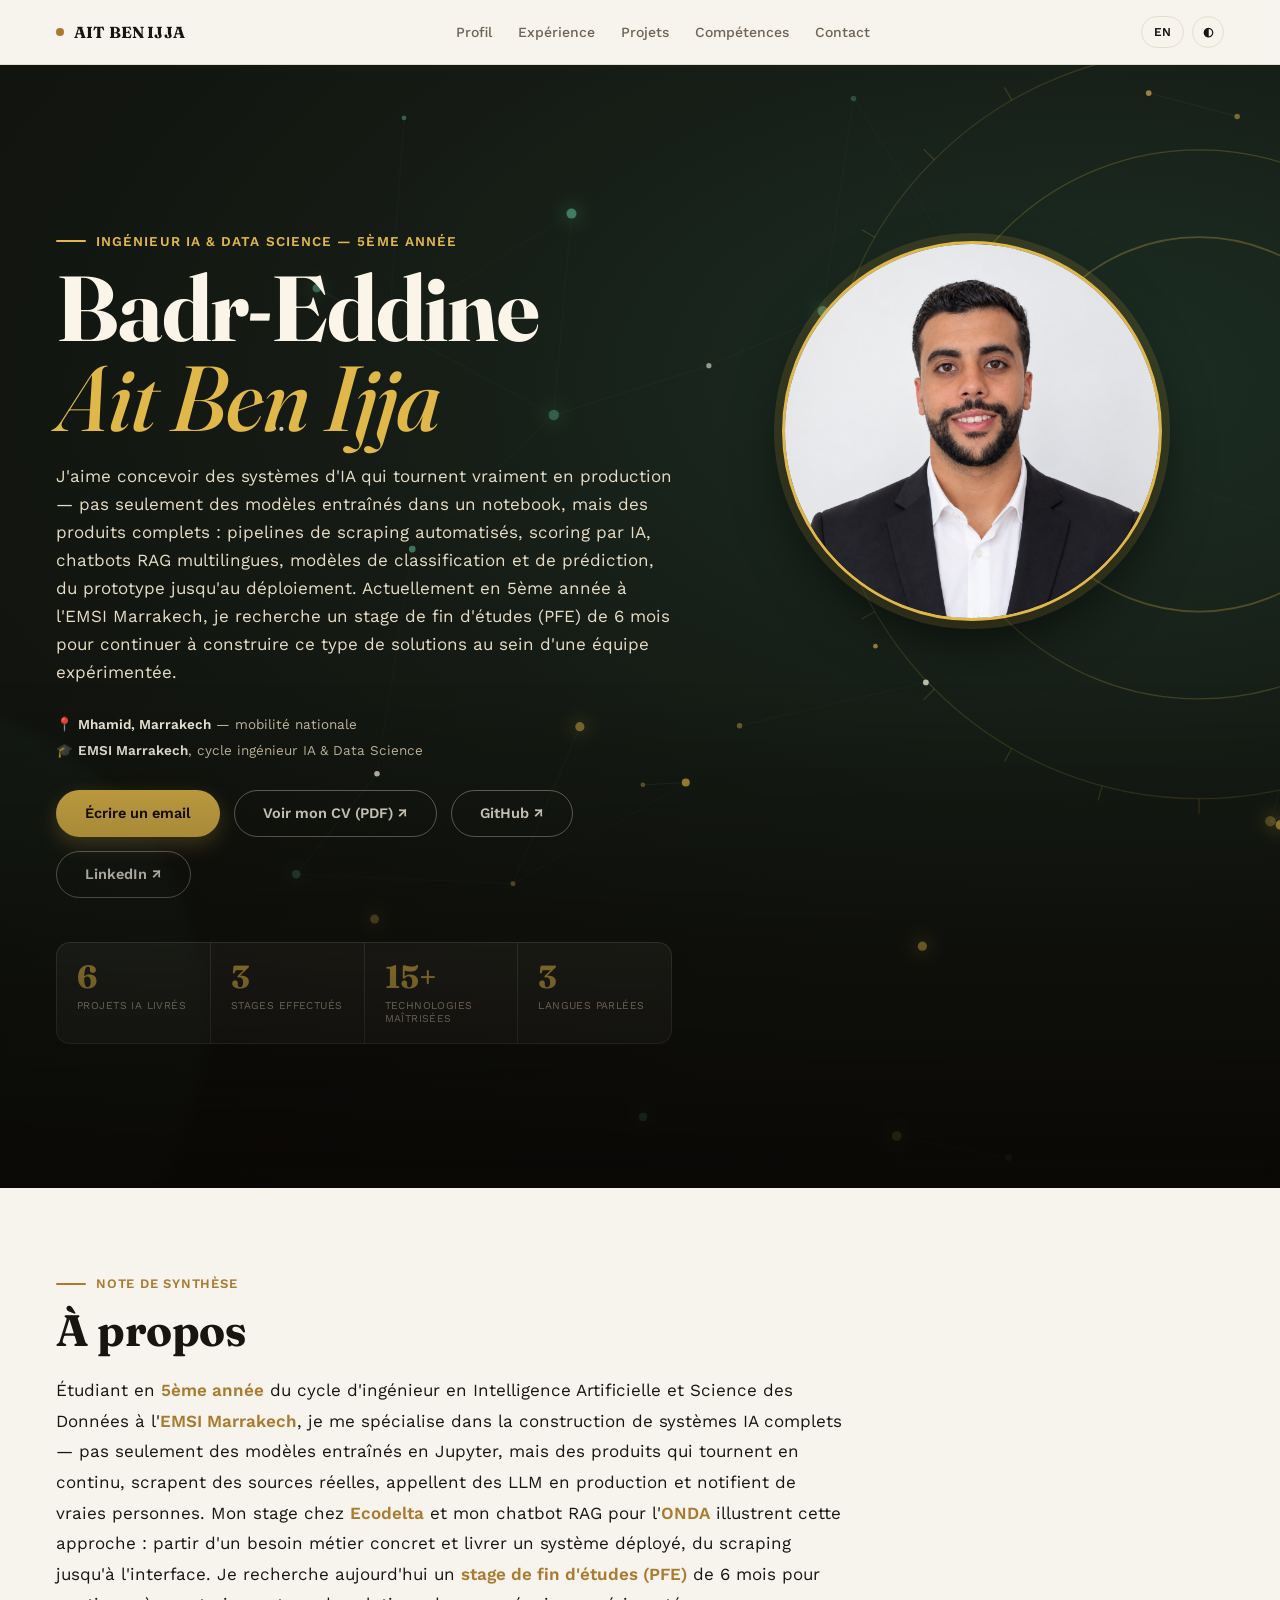
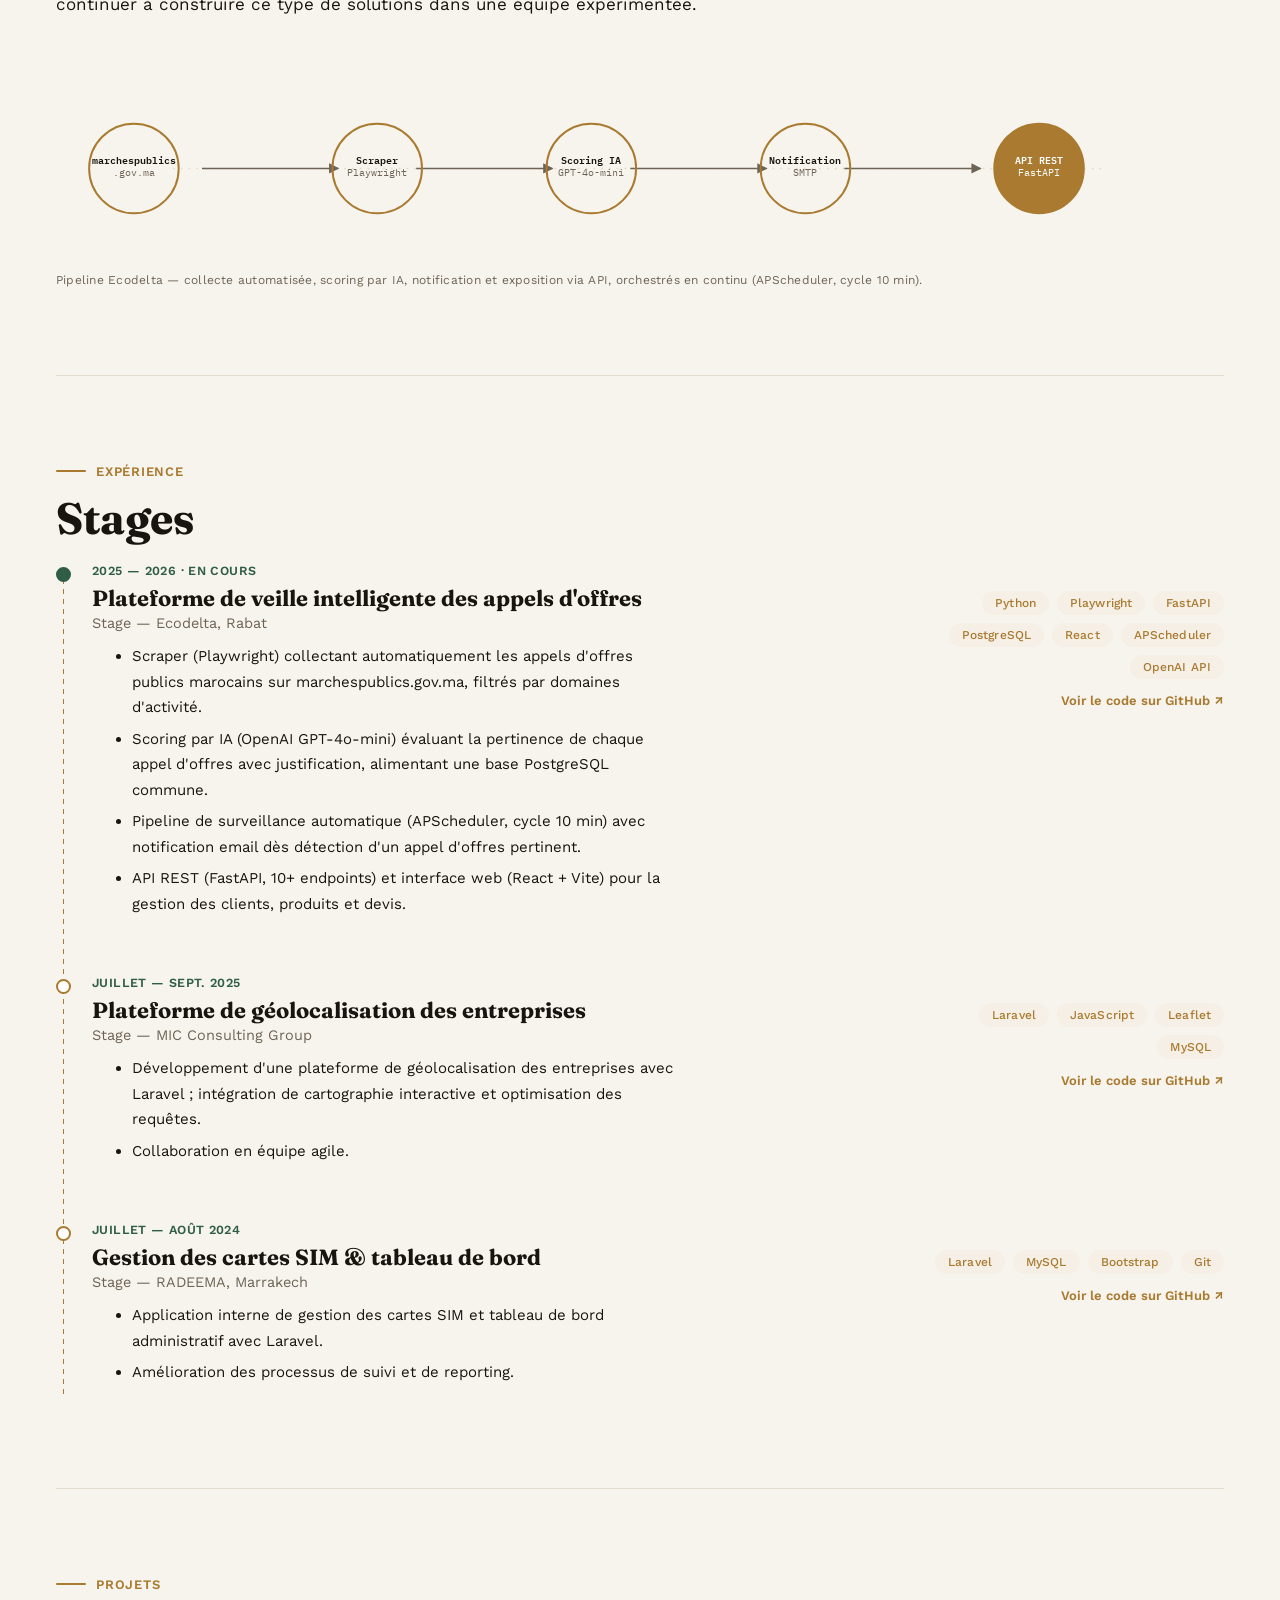
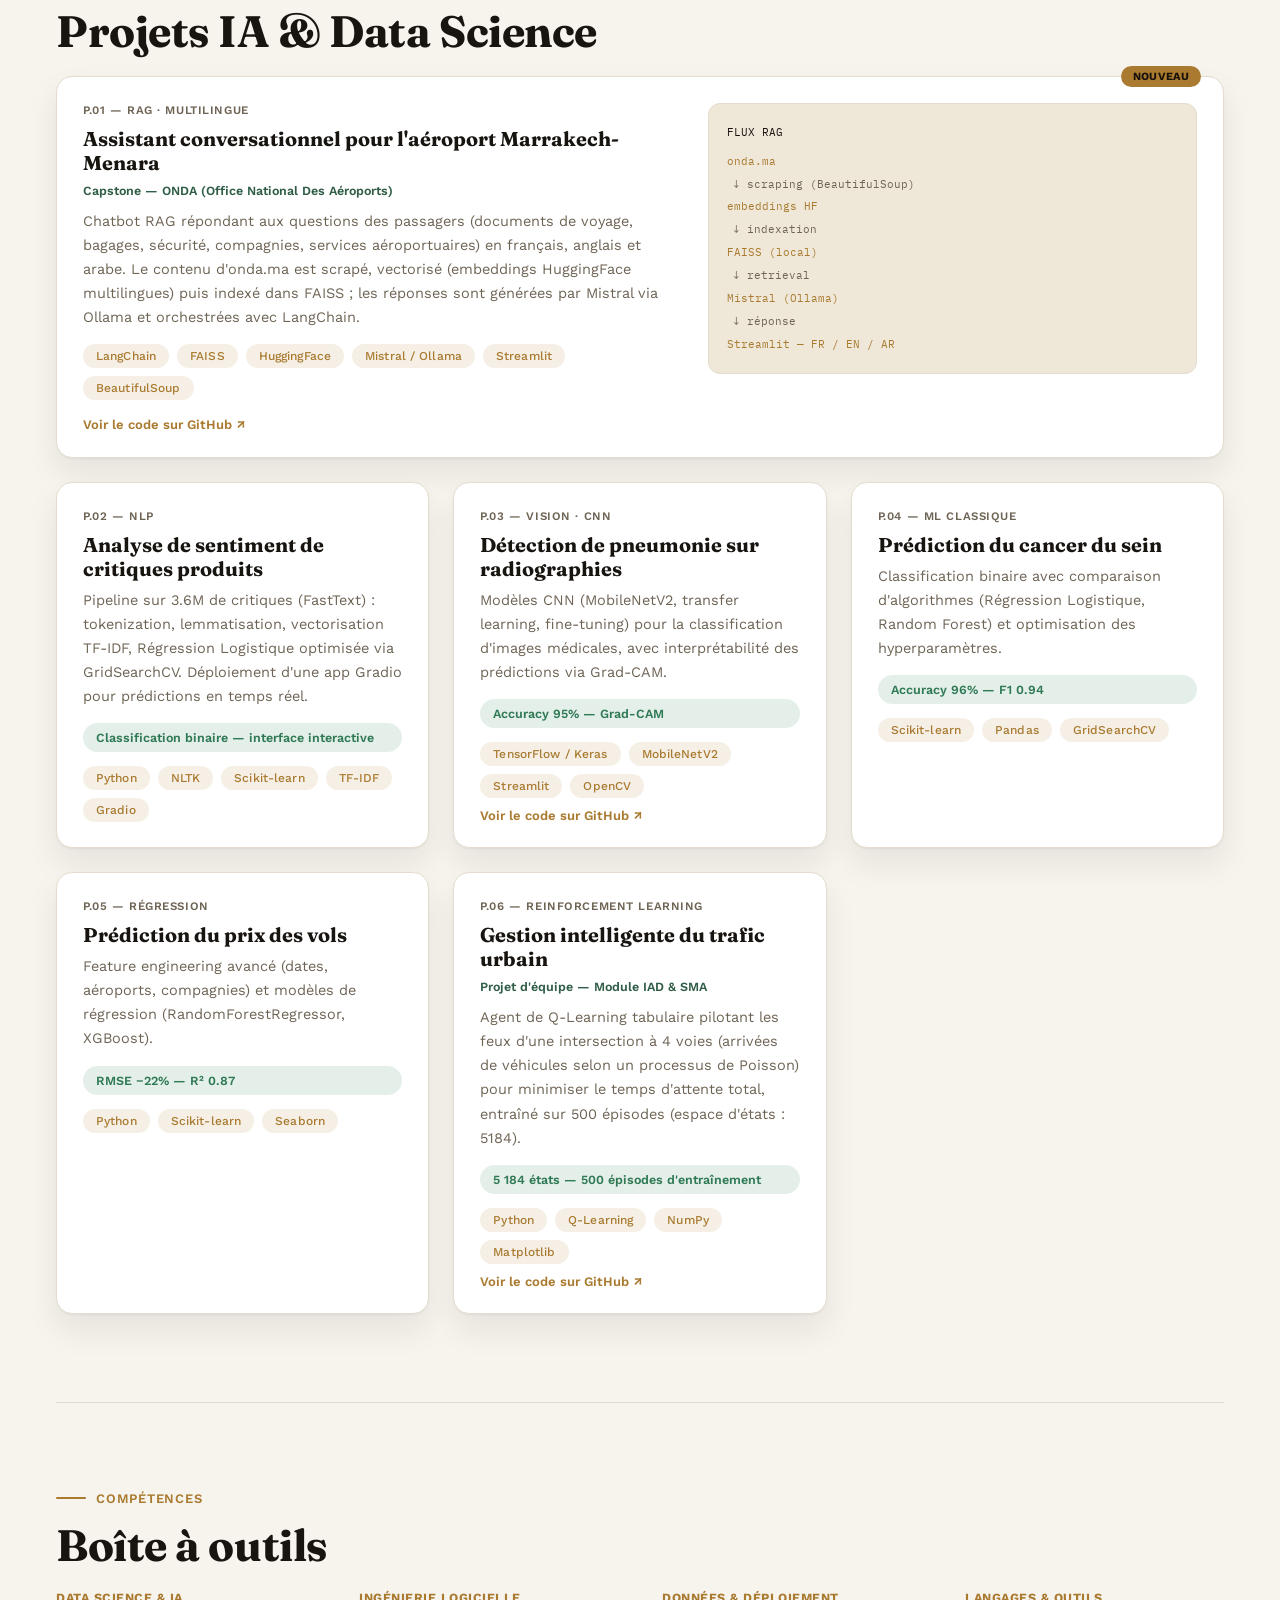
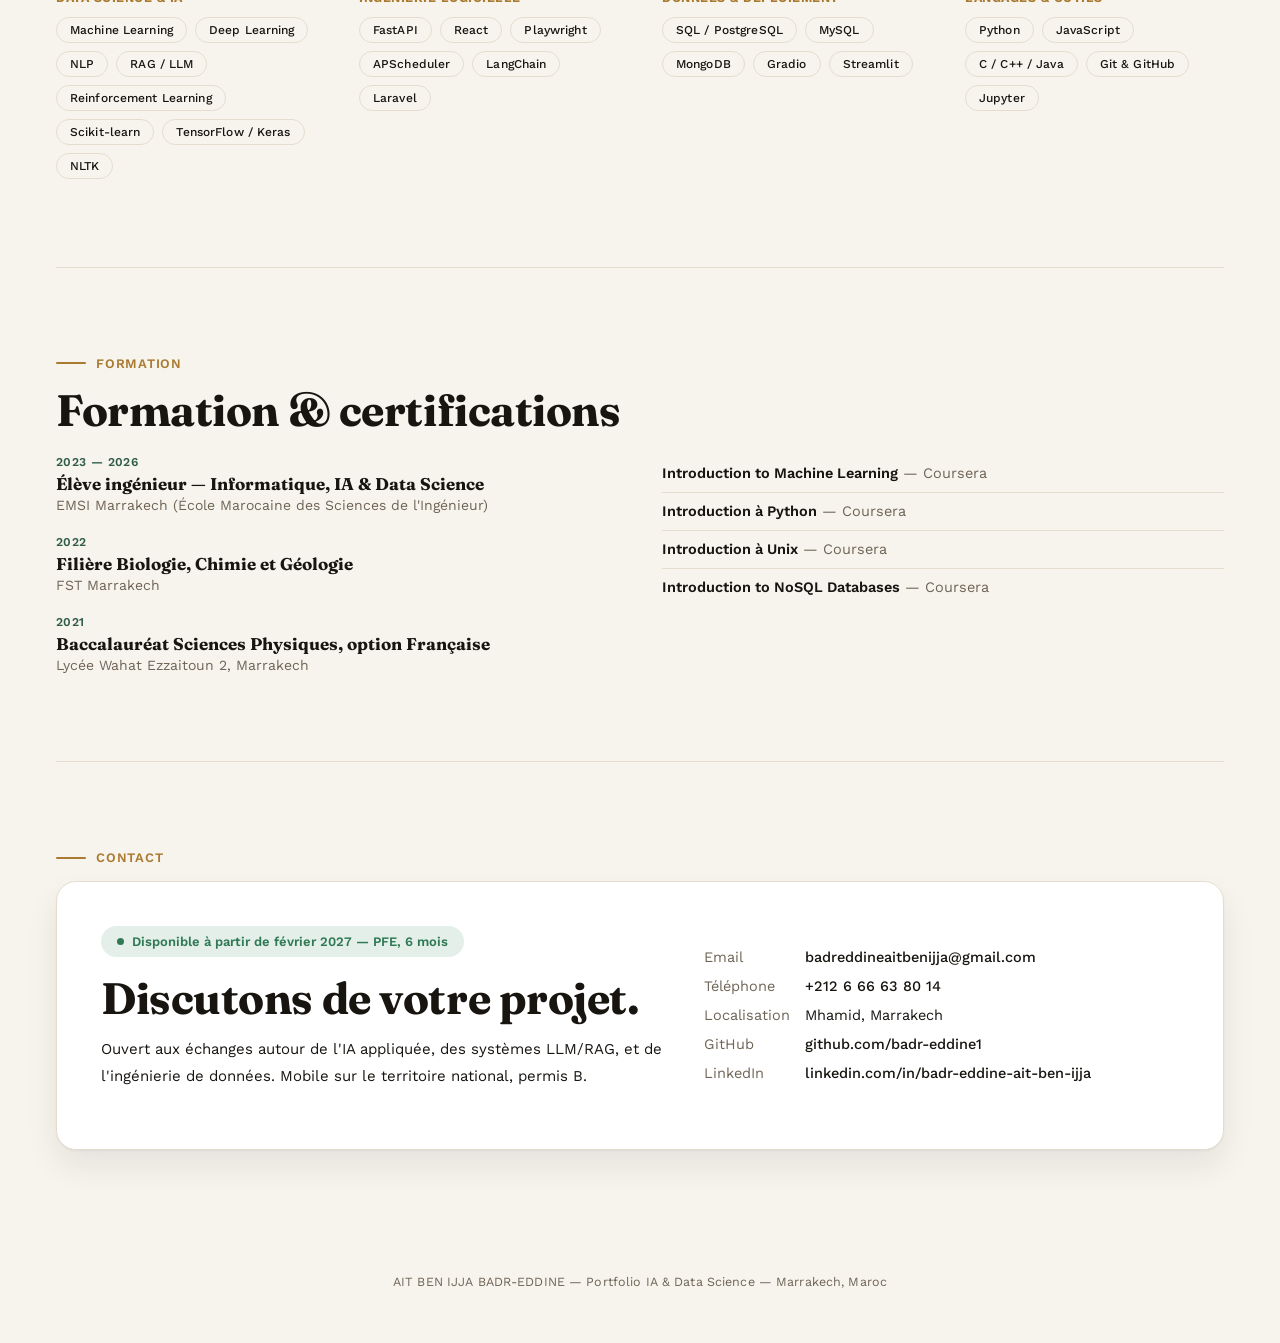
<file: index.html>
<!DOCTYPE html>
<html lang="fr">
<head>
<meta charset="UTF-8">
<meta name="viewport" content="width=device-width, initial-scale=1.0">
<title>Badr-Eddine Ait Ben Ijja — Ingénieur IA &amp; Data Science</title>
<meta name="description" content="Portfolio de Badr-Eddine Ait Ben Ijja, étudiant ingénieur en IA &amp; Data Science à l'EMSI Marrakech — projets de machine learning, deep learning, RAG et automatisation par IA.">

<meta property="og:type" content="website">
<meta property="og:url" content="https://badr-eddine1.github.io/">
<meta property="og:title" content="Badr-Eddine Ait Ben Ijja — Ingénieur IA &amp; Data Science">
<meta property="og:description" content="Portfolio de Badr-Eddine Ait Ben Ijja, étudiant ingénieur en IA &amp; Data Science à l'EMSI Marrakech — projets de machine learning, deep learning, RAG et automatisation par IA.">
<meta property="og:image" content="https://badr-eddine1.github.io/og-image.jpg">
<meta property="og:image:width" content="1200">
<meta property="og:image:height" content="630">
<meta property="og:locale" content="fr_FR">

<meta name="twitter:card" content="summary_large_image">
<meta name="twitter:title" content="Badr-Eddine Ait Ben Ijja — Ingénieur IA &amp; Data Science">
<meta name="twitter:description" content="Portfolio de Badr-Eddine Ait Ben Ijja, étudiant ingénieur en IA &amp; Data Science à l'EMSI Marrakech.">
<meta name="twitter:image" content="https://badr-eddine1.github.io/og-image.jpg">

<link rel="icon" type="image/svg+xml" href="favicon.svg">
<link rel="alternate icon" href="favicon.ico">
<link rel="apple-touch-icon" href="apple-touch-icon.png">

<link rel="preconnect" href="https://fonts.googleapis.com">
<link rel="preconnect" href="https://fonts.gstatic.com" crossorigin>
<link href="https://fonts.googleapis.com/css2?family=Fraunces:ital,wght@0,600;0,700;0,900;1,500&family=Work+Sans:wght@400;500;600;700&family=IBM+Plex+Mono:wght@400;500;600&display=swap" rel="stylesheet">
<link rel="stylesheet" href="style.css">

<script type="application/ld+json">
{
  "@context": "https://schema.org",
  "@type": "Person",
  "name": "Badr-Eddine Ait Ben Ijja",
  "url": "https://badr-eddine1.github.io/",
  "image": "https://badr-eddine1.github.io/photo.png",
  "jobTitle": "AI & Data Science Engineering Student",
  "description": "Étudiant ingénieur en Intelligence Artificielle et Data Science, spécialisé dans les pipelines de scraping, le scoring par IA, les chatbots RAG et les modèles de machine learning.",
  "alumniOf": {
    "@type": "CollegeOrUniversity",
    "name": "EMSI Marrakech"
  },
  "address": {
    "@type": "PostalAddress",
    "addressLocality": "Marrakech",
    "addressCountry": "MA"
  },
  "sameAs": [
    "https://www.linkedin.com/in/badr-eddine-ait-ben-ijja-6a321a283/",
    "https://github.com/badr-eddine1"
  ]
}
</script>
</head>
<body>

<header class="top">
  <div class="navrow">
    <div class="brand"><span class="dot"></span> AIT&nbsp;BEN&nbsp;IJJA</div>
    <nav class="links">
      <a href="#profil" class="lang-fr">Profil</a><a href="#profil" class="lang-en">Profile</a>
      <a href="#experience" class="lang-fr">Expérience</a><a href="#experience" class="lang-en">Experience</a>
      <a href="#projets" class="lang-fr">Projets</a><a href="#projets" class="lang-en">Projects</a>
      <a href="#competences" class="lang-fr">Compétences</a><a href="#competences" class="lang-en">Skills</a>
      <a href="#contact">Contact</a>
    </nav>
    <div class="nav-controls">
      <button id="lang-toggle" class="icon-btn mono" type="button" aria-label="Switch language" title="Français / English">EN</button>
      <button id="theme-toggle" class="icon-btn" type="button" aria-label="Basculer le thème clair/sombre" title="Thème clair / sombre">◐</button>
    </div>
  </div>
</header>

  <section class="hero-cover" id="profil">
    <div class="hero-bg" aria-hidden="true">
<svg class="hero-art" viewBox="0 0 1600 900" preserveAspectRatio="xMidYMid slice" xmlns="http://www.w3.org/2000/svg">
<defs>
<radialGradient id="bgGrad" cx="72%" cy="28%" r="85%">
  <stop offset="0%" stop-color="#1c2e24"/>
  <stop offset="45%" stop-color="#151b14"/>
  <stop offset="100%" stop-color="#0d0b08"/>
</radialGradient>
<filter id="softGlow" x="-60%" y="-60%" width="220%" height="220%"><feGaussianBlur stdDeviation="6" /></filter>
</defs>
<rect x="0" y="0" width="1600" height="900" fill="url(#bgGrad)"/>
<circle cx="1248" cy="288" r="300" fill="none" stroke="#e0b84a" stroke-width="1" opacity="0.16"/>
<circle cx="1248" cy="288" r="220" fill="none" stroke="#e0b84a" stroke-width="1" opacity="0.22"/>
<circle cx="1248" cy="288" r="150" fill="none" stroke="#e0b84a" stroke-width="1.4" opacity="0.28"/>
<line x1="1548.0" y1="288.0" x2="1560.0" y2="288.0" stroke="#e0b84a" stroke-width="1" opacity="0.18"/>
<line x1="1537.8" y1="365.6" x2="1549.4" y2="368.8" stroke="#e0b84a" stroke-width="1" opacity="0.18"/>
<line x1="1507.8" y1="438.0" x2="1518.2" y2="444.0" stroke="#e0b84a" stroke-width="1" opacity="0.18"/>
<line x1="1460.1" y1="500.1" x2="1468.6" y2="508.6" stroke="#e0b84a" stroke-width="1" opacity="0.18"/>
<line x1="1398.0" y1="547.8" x2="1404.0" y2="558.2" stroke="#e0b84a" stroke-width="1" opacity="0.18"/>
<line x1="1325.6" y1="577.8" x2="1328.8" y2="589.4" stroke="#e0b84a" stroke-width="1" opacity="0.18"/>
<line x1="1248.0" y1="588.0" x2="1248.0" y2="600.0" stroke="#e0b84a" stroke-width="1" opacity="0.18"/>
<line x1="1170.4" y1="577.8" x2="1167.2" y2="589.4" stroke="#e0b84a" stroke-width="1" opacity="0.18"/>
<line x1="1098.0" y1="547.8" x2="1092.0" y2="558.2" stroke="#e0b84a" stroke-width="1" opacity="0.18"/>
<line x1="1035.9" y1="500.1" x2="1027.4" y2="508.6" stroke="#e0b84a" stroke-width="1" opacity="0.18"/>
<line x1="988.2" y1="438.0" x2="977.8" y2="444.0" stroke="#e0b84a" stroke-width="1" opacity="0.18"/>
<line x1="958.2" y1="365.6" x2="946.6" y2="368.8" stroke="#e0b84a" stroke-width="1" opacity="0.18"/>
<line x1="948.0" y1="288.0" x2="936.0" y2="288.0" stroke="#e0b84a" stroke-width="1" opacity="0.18"/>
<line x1="958.2" y1="210.4" x2="946.6" y2="207.2" stroke="#e0b84a" stroke-width="1" opacity="0.18"/>
<line x1="988.2" y1="138.0" x2="977.8" y2="132.0" stroke="#e0b84a" stroke-width="1" opacity="0.18"/>
<line x1="1035.9" y1="75.9" x2="1027.4" y2="67.4" stroke="#e0b84a" stroke-width="1" opacity="0.18"/>
<line x1="1098.0" y1="28.2" x2="1092.0" y2="17.8" stroke="#e0b84a" stroke-width="1" opacity="0.18"/>
<line x1="1170.4" y1="-1.8" x2="1167.2" y2="-13.4" stroke="#e0b84a" stroke-width="1" opacity="0.18"/>
<line x1="1248.0" y1="-12.0" x2="1248.0" y2="-24.0" stroke="#e0b84a" stroke-width="1" opacity="0.18"/>
<line x1="1325.6" y1="-1.8" x2="1328.8" y2="-13.4" stroke="#e0b84a" stroke-width="1" opacity="0.18"/>
<line x1="1398.0" y1="28.2" x2="1404.0" y2="17.8" stroke="#e0b84a" stroke-width="1" opacity="0.18"/>
<line x1="1460.1" y1="75.9" x2="1468.6" y2="67.4" stroke="#e0b84a" stroke-width="1" opacity="0.18"/>
<line x1="1507.8" y1="138.0" x2="1518.2" y2="132.0" stroke="#e0b84a" stroke-width="1" opacity="0.18"/>
<line x1="1537.8" y1="210.4" x2="1549.4" y2="207.2" stroke="#e0b84a" stroke-width="1" opacity="0.18"/>
<line x1="1207.7" y1="22.5" x2="1278.6" y2="41.2" stroke="#4a8a6c" stroke-width="0.8" opacity="0.114"/>
<line x1="1313.3" y1="609.0" x2="1388.7" y2="628.3" stroke="#4a8a6c" stroke-width="0.8" opacity="0.111"/>
<line x1="1313.3" y1="609.0" x2="1414.4" y2="556.7" stroke="#4a8a6c" stroke-width="0.8" opacity="0.088"/>
<line x1="1313.3" y1="609.0" x2="1429.0" y2="698.4" stroke="#4a8a6c" stroke-width="0.8" opacity="0.068"/>
<line x1="1313.3" y1="609.0" x2="1341.6" y2="485.4" stroke="#4a8a6c" stroke-width="0.8" opacity="0.080"/>
<line x1="1313.3" y1="609.0" x2="1305.2" y2="606.0" stroke="#4a8a6c" stroke-width="0.8" opacity="0.155"/>
<line x1="971.1" y1="26.8" x2="946.5" y2="197.4" stroke="#4a8a6c" stroke-width="0.8" opacity="0.051"/>
<line x1="971.1" y1="26.8" x2="1056.6" y2="160.8" stroke="#4a8a6c" stroke-width="0.8" opacity="0.060"/>
<line x1="540.9" y1="179.0" x2="598.8" y2="209.5" stroke="#4a8a6c" stroke-width="0.8" opacity="0.119"/>
<line x1="751.8" y1="530.3" x2="698.2" y2="656.2" stroke="#4a8a6c" stroke-width="0.8" opacity="0.074"/>
<line x1="1388.7" y1="628.3" x2="1414.4" y2="556.7" stroke="#4a8a6c" stroke-width="0.8" opacity="0.112"/>
<line x1="1388.7" y1="628.3" x2="1429.0" y2="698.4" stroke="#4a8a6c" stroke-width="0.8" opacity="0.109"/>
<line x1="1388.7" y1="628.3" x2="1341.6" y2="485.4" stroke="#4a8a6c" stroke-width="0.8" opacity="0.065"/>
<line x1="1388.7" y1="628.3" x2="1468.0" y2="748.5" stroke="#4a8a6c" stroke-width="0.8" opacity="0.069"/>
<line x1="1388.7" y1="628.3" x2="1305.2" y2="606.0" stroke="#4a8a6c" stroke-width="0.8" opacity="0.105"/>
<line x1="1553.4" y1="302.9" x2="1465.5" y2="283.2" stroke="#4a8a6c" stroke-width="0.8" opacity="0.103"/>
<line x1="1553.4" y1="302.9" x2="1595.8" y2="476.2" stroke="#4a8a6c" stroke-width="0.8" opacity="0.047"/>
<line x1="1434.1" y1="543.4" x2="1588.6" y2="576.0" stroke="#4a8a6c" stroke-width="0.8" opacity="0.060"/>
<line x1="1434.1" y1="543.4" x2="1429.0" y2="698.4" stroke="#4a8a6c" stroke-width="0.8" opacity="0.062"/>
<line x1="1434.1" y1="543.4" x2="1305.2" y2="606.0" stroke="#4a8a6c" stroke-width="0.8" opacity="0.070"/>
<line x1="1095.4" y1="875.8" x2="1005.7" y2="858.4" stroke="#4a8a6c" stroke-width="0.8" opacity="0.102"/>
<line x1="1414.4" y1="556.7" x2="1429.0" y2="698.4" stroke="#4a8a6c" stroke-width="0.8" opacity="0.070"/>
<line x1="1414.4" y1="556.7" x2="1373.8" y2="379.9" stroke="#4a8a6c" stroke-width="0.8" opacity="0.045"/>
<line x1="1414.4" y1="556.7" x2="1305.2" y2="606.0" stroke="#4a8a6c" stroke-width="0.8" opacity="0.084"/>
<line x1="598.8" y1="209.5" x2="610.9" y2="42.4" stroke="#4a8a6c" stroke-width="0.8" opacity="0.054"/>
<line x1="598.8" y1="209.5" x2="730.9" y2="280.5" stroke="#4a8a6c" stroke-width="0.8" opacity="0.065"/>
<line x1="598.8" y1="209.5" x2="745.1" y2="119.1" stroke="#4a8a6c" stroke-width="0.8" opacity="0.051"/>
<line x1="1203.6" y1="328.3" x2="1373.8" y2="379.9" stroke="#4a8a6c" stroke-width="0.8" opacity="0.048"/>
<line x1="698.2" y1="656.2" x2="524.5" y2="648.6" stroke="#4a8a6c" stroke-width="0.8" opacity="0.050"/>
<line x1="698.2" y1="656.2" x2="836.7" y2="575.1" stroke="#4a8a6c" stroke-width="0.8" opacity="0.059"/>
<line x1="1588.6" y1="576.0" x2="1507.0" y2="413.0" stroke="#4a8a6c" stroke-width="0.8" opacity="0.045"/>
<line x1="1429.0" y1="698.4" x2="1468.0" y2="748.5" stroke="#4a8a6c" stroke-width="0.8" opacity="0.120"/>
<line x1="1429.0" y1="698.4" x2="1305.2" y2="606.0" stroke="#4a8a6c" stroke-width="0.8" opacity="0.062"/>
<line x1="855.2" y1="241.0" x2="972.4" y2="190.6" stroke="#4a8a6c" stroke-width="0.8" opacity="0.079"/>
<line x1="855.2" y1="241.0" x2="730.9" y2="280.5" stroke="#4a8a6c" stroke-width="0.8" opacity="0.078"/>
<line x1="1465.5" y1="283.2" x2="1507.0" y2="413.0" stroke="#4a8a6c" stroke-width="0.8" opacity="0.074"/>
<line x1="1465.5" y1="283.2" x2="1373.8" y2="379.9" stroke="#4a8a6c" stroke-width="0.8" opacity="0.076"/>
<line x1="1507.0" y1="413.0" x2="1595.8" y2="476.2" stroke="#4a8a6c" stroke-width="0.8" opacity="0.091"/>
<line x1="1507.0" y1="413.0" x2="1341.6" y2="485.4" stroke="#4a8a6c" stroke-width="0.8" opacity="0.046"/>
<line x1="1122.8" y1="236.5" x2="972.4" y2="190.6" stroke="#4a8a6c" stroke-width="0.8" opacity="0.061"/>
<line x1="946.5" y1="197.4" x2="1056.6" y2="160.8" stroke="#4a8a6c" stroke-width="0.8" opacity="0.087"/>
<line x1="946.5" y1="197.4" x2="972.4" y2="190.6" stroke="#4a8a6c" stroke-width="0.8" opacity="0.143"/>
<line x1="524.5" y1="648.6" x2="589.2" y2="568.0" stroke="#4a8a6c" stroke-width="0.8" opacity="0.095"/>
<line x1="802.3" y1="576.9" x2="836.7" y2="575.1" stroke="#4a8a6c" stroke-width="0.8" opacity="0.138"/>
<line x1="1341.6" y1="485.4" x2="1305.2" y2="606.0" stroke="#4a8a6c" stroke-width="0.8" opacity="0.080"/>
<line x1="1468.0" y1="748.5" x2="1467.3" y2="852.3" stroke="#4a8a6c" stroke-width="0.8" opacity="0.094"/>
<line x1="1029.1" y1="494.8" x2="879.8" y2="529.5" stroke="#4a8a6c" stroke-width="0.8" opacity="0.063"/>
<line x1="730.9" y1="280.5" x2="745.1" y2="119.1" stroke="#4a8a6c" stroke-width="0.8" opacity="0.058"/>
<line x1="730.9" y1="280.5" x2="617.5" y2="387.9" stroke="#4a8a6c" stroke-width="0.8" opacity="0.061"/>
<line x1="589.2" y1="568.0" x2="617.5" y2="387.9" stroke="#4a8a6c" stroke-width="0.8" opacity="0.045"/>
<circle cx="1207.7" cy="22.5" r="2.3" fill="#e0b84a" opacity="0.652"/>
<circle cx="1313.3" cy="609.0" r="9.4" fill="#e0b84a" opacity="0.128" filter="url(#softGlow)"/>
<circle cx="1313.3" cy="609.0" r="3.9" fill="#e0b84a" opacity="0.709"/>
<circle cx="971.1" cy="26.8" r="2.2" fill="#4a8a6c" opacity="0.452"/>
<circle cx="540.9" cy="179.0" r="7.9" fill="#4a8a6c" opacity="0.120" filter="url(#softGlow)"/>
<circle cx="540.9" cy="179.0" r="3.3" fill="#4a8a6c" opacity="0.667"/>
<circle cx="751.8" cy="530.3" r="8.9" fill="#e0b84a" opacity="0.087" filter="url(#softGlow)"/>
<circle cx="751.8" cy="530.3" r="3.7" fill="#e0b84a" opacity="0.482"/>
<circle cx="1388.7" cy="628.3" r="2.5" fill="#e0b84a" opacity="0.594"/>
<circle cx="1553.4" cy="302.9" r="1.8" fill="#e0b84a" opacity="0.803"/>
<circle cx="1434.1" cy="543.4" r="8.9" fill="#4a8a6c" opacity="0.139" filter="url(#softGlow)"/>
<circle cx="1434.1" cy="543.4" r="3.7" fill="#4a8a6c" opacity="0.773"/>
<circle cx="1095.4" cy="875.8" r="2.6" fill="#4a8a6c" opacity="0.396"/>
<circle cx="1414.4" cy="556.7" r="9.2" fill="#4a8a6c" opacity="0.101" filter="url(#softGlow)"/>
<circle cx="1414.4" cy="556.7" r="3.8" fill="#4a8a6c" opacity="0.562"/>
<circle cx="1278.6" cy="41.2" r="2.2" fill="#e0b84a" opacity="0.488"/>
<circle cx="598.8" cy="209.5" r="1.9" fill="#e0b84a" opacity="0.352"/>
<circle cx="1203.6" cy="328.3" r="2.6" fill="#e0b84a" opacity="0.736"/>
<circle cx="802.5" cy="843.0" r="7.9" fill="#4a8a6c" opacity="0.120" filter="url(#softGlow)"/>
<circle cx="802.5" cy="843.0" r="3.3" fill="#4a8a6c" opacity="0.669"/>
<circle cx="698.2" cy="656.2" r="2.0" fill="#e0b84a" opacity="0.481"/>
<circle cx="1588.6" cy="576.0" r="3.0" fill="#4a8a6c" opacity="0.721"/>
<circle cx="1429.0" cy="698.4" r="2.2" fill="#e0b84a" opacity="0.626"/>
<circle cx="855.2" cy="241.0" r="2.1" fill="#f7f1e2" opacity="0.564"/>
<circle cx="1465.5" cy="283.2" r="7.9" fill="#e0b84a" opacity="0.064" filter="url(#softGlow)"/>
<circle cx="1465.5" cy="283.2" r="3.3" fill="#e0b84a" opacity="0.355"/>
<circle cx="1507.0" cy="413.0" r="2.3" fill="#e0b84a" opacity="0.388"/>
<circle cx="1122.8" cy="236.5" r="3.1" fill="#f7f1e2" opacity="0.792"/>
<circle cx="946.5" cy="197.4" r="10.1" fill="#4a8a6c" opacity="0.144" filter="url(#softGlow)"/>
<circle cx="946.5" cy="197.4" r="4.2" fill="#4a8a6c" opacity="0.802"/>
<circle cx="610.9" cy="42.4" r="1.9" fill="#4a8a6c" opacity="0.623"/>
<circle cx="1373.8" cy="379.9" r="1.8" fill="#e0b84a" opacity="0.767"/>
<circle cx="1595.8" cy="476.2" r="9.9" fill="#f7f1e2" opacity="0.115" filter="url(#softGlow)"/>
<circle cx="1595.8" cy="476.2" r="4.1" fill="#f7f1e2" opacity="0.641"/>
<circle cx="524.5" cy="648.6" r="8.1" fill="#4a8a6c" opacity="0.076" filter="url(#softGlow)"/>
<circle cx="524.5" cy="648.6" r="3.4" fill="#4a8a6c" opacity="0.424"/>
<circle cx="802.3" cy="576.9" r="1.9" fill="#e0b84a" opacity="0.414"/>
<circle cx="1005.7" cy="858.4" r="9.3" fill="#e0b84a" opacity="0.091" filter="url(#softGlow)"/>
<circle cx="1005.7" cy="858.4" r="3.9" fill="#e0b84a" opacity="0.504"/>
<circle cx="1056.6" cy="160.8" r="9.5" fill="#f7f1e2" opacity="0.144" filter="url(#softGlow)"/>
<circle cx="1056.6" cy="160.8" r="4.0" fill="#f7f1e2" opacity="0.799"/>
<circle cx="836.7" cy="575.1" r="3.2" fill="#e0b84a" opacity="0.748"/>
<circle cx="1341.6" cy="485.4" r="8.7" fill="#4a8a6c" opacity="0.140" filter="url(#softGlow)"/>
<circle cx="1341.6" cy="485.4" r="3.6" fill="#4a8a6c" opacity="0.780"/>
<circle cx="512.6" cy="291.7" r="1.7" fill="#f7f1e2" opacity="0.799"/>
<circle cx="1468.0" cy="748.5" r="2.4" fill="#e0b84a" opacity="0.455"/>
<circle cx="1467.3" cy="852.3" r="1.8" fill="#4a8a6c" opacity="0.475"/>
<circle cx="587.3" cy="684.5" r="8.6" fill="#e0b84a" opacity="0.072" filter="url(#softGlow)"/>
<circle cx="587.3" cy="684.5" r="3.6" fill="#e0b84a" opacity="0.401"/>
<circle cx="1029.1" cy="494.8" r="2.3" fill="#f7f1e2" opacity="0.740"/>
<circle cx="972.4" cy="190.6" r="3.0" fill="#4a8a6c" opacity="0.792"/>
<circle cx="730.9" cy="280.5" r="10.0" fill="#4a8a6c" opacity="0.100" filter="url(#softGlow)"/>
<circle cx="730.9" cy="280.5" r="4.2" fill="#4a8a6c" opacity="0.553"/>
<circle cx="988.7" cy="465.8" r="1.9" fill="#e0b84a" opacity="0.660"/>
<circle cx="879.8" cy="529.5" r="2.2" fill="#e0b84a" opacity="0.427"/>
<circle cx="589.2" cy="568.0" r="2.2" fill="#f7f1e2" opacity="0.815"/>
<circle cx="1447.3" cy="63.8" r="2.2" fill="#4a8a6c" opacity="0.782"/>
<circle cx="745.1" cy="119.1" r="9.7" fill="#4a8a6c" opacity="0.151" filter="url(#softGlow)"/>
<circle cx="745.1" cy="119.1" r="4.0" fill="#4a8a6c" opacity="0.838"/>
<circle cx="1026.3" cy="706.2" r="8.9" fill="#e0b84a" opacity="0.136" filter="url(#softGlow)"/>
<circle cx="1026.3" cy="706.2" r="3.7" fill="#e0b84a" opacity="0.755"/>
<circle cx="617.5" cy="387.9" r="2.7" fill="#4a8a6c" opacity="0.791"/>
<circle cx="1305.2" cy="606.0" r="10.0" fill="#e0b84a" opacity="0.065" filter="url(#softGlow)"/>
<circle cx="1305.2" cy="606.0" r="4.2" fill="#e0b84a" opacity="0.362"/>
<circle cx="192" cy="765" r="260" fill="#2f5d46" opacity="0.1" filter="url(#softGlow)"/>
<circle cx="80" cy="315" r="180" fill="#2f5d46" opacity="0.07" filter="url(#softGlow)"/>
</svg>
    </div>
    <div class="wrap">
      <div class="hero-cover-content">
        <div class="hero-text">
          <div class="hero-eyebrow">
            <span class="lang-fr">Ingénieur IA &amp; Data Science — 5ème année</span>
            <span class="lang-en">AI &amp; Data Science Engineer — 5th-year student</span>
          </div>
          <h1 class="hero-name display">Badr-Eddine<br><em>Ait Ben Ijja</em></h1>
          <p class="hero-desc lang-fr">J'aime concevoir des systèmes d'IA qui tournent vraiment en production — pas seulement des modèles entraînés dans un notebook, mais des produits complets&nbsp;: pipelines de scraping automatisés, scoring par IA, chatbots RAG multilingues, modèles de classification et de prédiction, du prototype jusqu'au déploiement. Actuellement en 5ème année à l'EMSI Marrakech, je recherche un stage de fin d'études (PFE) de 6 mois pour continuer à construire ce type de solutions au sein d'une équipe expérimentée.</p>
          <p class="hero-desc lang-en">I love designing AI systems that actually run in production — not just models trained in a notebook, but complete products: automated scraping pipelines, AI scoring, multilingual RAG chatbots, classification and prediction models, from prototype to deployment. Now in my 5th year at EMSI Marrakech, I'm looking for a 6-month final-year internship (PFE) to keep building this kind of solution within an experienced team.</p>
          <div class="hero-meta">
            <span class="lang-fr">📍 <b>Mhamid, Marrakech</b> — mobilité nationale</span>
            <span class="lang-en">📍 <b>Mhamid, Marrakech</b> — nationwide mobility</span>
            <span class="lang-fr">🎓 <b>EMSI Marrakech</b>, cycle ingénieur IA &amp; Data Science</span>
            <span class="lang-en">🎓 <b>EMSI Marrakech</b>, Engineering program — AI &amp; Data Science</span>
          </div>
          <div class="cta-row">
            <a class="btn btn-primary lang-fr" href="mailto:badreddineaitbenijja@gmail.com">Écrire un email</a>
            <a class="btn btn-primary lang-en" href="mailto:badreddineaitbenijja@gmail.com">Send an email</a>
            <a class="btn btn-ghost lang-fr" href="cv.pdf" target="_blank" rel="noopener">Voir mon CV (PDF) ↗</a>
            <a class="btn btn-ghost lang-en" href="cv.pdf" target="_blank" rel="noopener">View my CV (PDF) ↗</a>
            <a class="btn btn-ghost" href="https://github.com/badr-eddine1" target="_blank" rel="noopener">GitHub ↗</a>
            <a class="btn btn-ghost" href="https://www.linkedin.com/in/badr-eddine-ait-ben-ijja-6a321a283/" target="_blank" rel="noopener">LinkedIn ↗</a>
          </div>
          <div class="stats-row">
            <div class="stat">
              <div class="stat-num">6</div>
              <div class="stat-label lang-fr">Projets IA livrés</div>
              <div class="stat-label lang-en">AI projects shipped</div>
            </div>
            <div class="stat">
              <div class="stat-num">3</div>
              <div class="stat-label lang-fr">Stages effectués</div>
              <div class="stat-label lang-en">Internships completed</div>
            </div>
            <div class="stat">
              <div class="stat-num">15+</div>
              <div class="stat-label lang-fr">Technologies maîtrisées</div>
              <div class="stat-label lang-en">Technologies used</div>
            </div>
            <div class="stat">
              <div class="stat-num">3</div>
              <div class="stat-label lang-fr">Langues parlées</div>
              <div class="stat-label lang-en">Languages spoken</div>
            </div>
          </div>
        </div>
        <div class="hero-photo-col">
          <div class="hero-photo"><img src="photo.png" alt="Badr-Eddine Ait Ben Ijja"></div>
        </div>
      </div>
    </div>
  </section>

<div class="wrap">

  <!-- ABOUT -->
  <section id="about-text-section">
    <div class="sheet-index"><span class="lang-fr">Note de synthèse</span><span class="lang-en">Summary note</span></div>
    <h2 class="section-title display lang-fr">À propos</h2>
    <h2 class="section-title display lang-en">About</h2>
    <p class="about-text lang-fr">Étudiant en <strong>5ème année</strong> du cycle d'ingénieur en Intelligence Artificielle et Science des Données à l'<strong>EMSI Marrakech</strong>, je me spécialise dans la construction de systèmes IA complets — pas seulement des modèles entraînés en Jupyter, mais des produits qui tournent en continu, scrapent des sources réelles, appellent des LLM en production et notifient de vraies personnes. Mon stage chez <strong>Ecodelta</strong> et mon chatbot RAG pour l'<strong>ONDA</strong> illustrent cette approche : partir d'un besoin métier concret et livrer un système déployé, du scraping jusqu'à l'interface. Je recherche aujourd'hui un <strong>stage de fin d'études (PFE)</strong> de 6 mois pour continuer à construire ce type de solutions dans une équipe expérimentée.</p>
    <p class="about-text lang-en">A <strong>5th-year</strong> engineering student in Artificial Intelligence and Data Science at <strong>EMSI Marrakech</strong>, I specialize in building complete AI systems — not just models trained in a notebook, but products that run continuously, scrape real sources, call LLMs in production, and notify real people. My internship at <strong>Ecodelta</strong> and my RAG chatbot for <strong>ONDA</strong> illustrate this approach: start from a real business need and ship a deployed system, from scraping to interface. I'm now looking for a 6-month <strong>final-year internship (PFE)</strong> to keep building this kind of solution within an experienced team.</p>
    <div class="diagram">
      <svg viewBox="0 0 1200 190" preserveAspectRatio="xMidYMid meet" role="img" aria-label="Ecodelta pipeline diagram">
        <defs>
          <marker id="arrow" viewBox="0 0 10 10" refX="9" refY="5" markerWidth="7" markerHeight="7" orient="auto-start-reverse">
            <path d="M0,0 L10,5 L0,10 z" fill="var(--muted)"></path>
          </marker>
        </defs>
        <line x1="120" y1="95" x2="1080" y2="95" stroke="var(--line)" stroke-width="1.5" stroke-dasharray="2 6"></line>

        <line x1="150" y1="95" x2="290" y2="95" stroke="var(--muted)" stroke-width="1.5" marker-end="url(#arrow)"></line>
        <line x1="370" y1="95" x2="510" y2="95" stroke="var(--muted)" stroke-width="1.5" marker-end="url(#arrow)"></line>
        <line x1="590" y1="95" x2="730" y2="95" stroke="var(--muted)" stroke-width="1.5" marker-end="url(#arrow)"></line>
        <line x1="810" y1="95" x2="950" y2="95" stroke="var(--muted)" stroke-width="1.5" marker-end="url(#arrow)"></line>

        <g>
          <circle cx="80" cy="95" r="46" fill="none" stroke="var(--accent)" stroke-width="2"></circle>
          <text x="80" y="90" text-anchor="middle" font-family="IBM Plex Mono, monospace" font-size="10" fill="var(--ink)" font-weight="600">marchespublics</text>
          <text x="80" y="103" text-anchor="middle" font-family="IBM Plex Mono, monospace" font-size="10" fill="var(--muted)">.gov.ma</text>
        </g>

        <g>
          <circle cx="330" cy="95" r="46" fill="none" stroke="var(--accent)" stroke-width="2"></circle>
          <text x="330" y="90" text-anchor="middle" font-family="IBM Plex Mono, monospace" font-size="10" fill="var(--ink)" font-weight="600">Scraper</text>
          <text x="330" y="103" text-anchor="middle" font-family="IBM Plex Mono, monospace" font-size="10" fill="var(--muted)">Playwright</text>
        </g>

        <g>
          <circle cx="550" cy="95" r="46" fill="none" stroke="var(--accent)" stroke-width="2"></circle>
          <text x="550" y="90" text-anchor="middle" font-family="IBM Plex Mono, monospace" font-size="10" fill="var(--ink)" font-weight="600">Scoring IA</text>
          <text x="550" y="103" text-anchor="middle" font-family="IBM Plex Mono, monospace" font-size="10" fill="var(--muted)">GPT-4o-mini</text>
        </g>

        <g>
          <circle cx="770" cy="95" r="46" fill="none" stroke="var(--accent)" stroke-width="2"></circle>
          <text x="770" y="90" text-anchor="middle" font-family="IBM Plex Mono, monospace" font-size="10" fill="var(--ink)" font-weight="600">Notification</text>
          <text x="770" y="103" text-anchor="middle" font-family="IBM Plex Mono, monospace" font-size="10" fill="var(--muted)">SMTP</text>
        </g>

        <g>
          <circle cx="1010" cy="95" r="46" fill="var(--accent)" stroke="var(--accent)" stroke-width="2"></circle>
          <text x="1010" y="90" text-anchor="middle" font-family="IBM Plex Mono, monospace" font-size="10" fill="#fff" font-weight="600">API REST</text>
          <text x="1010" y="103" text-anchor="middle" font-family="IBM Plex Mono, monospace" font-size="10" fill="#fff">FastAPI</text>
        </g>
      </svg>
      <div class="diagram-caption mono">
        <span class="lang-fr">Pipeline Ecodelta — collecte automatisée, scoring par IA, notification et exposition via API, orchestrés en continu (APScheduler, cycle 10&nbsp;min).</span>
        <span class="lang-en">Ecodelta pipeline — automated collection, AI scoring, notification and API exposure, continuously orchestrated (APScheduler, 10-min cycle).</span>
      </div>
    </div>
  </section>

  <!-- EXPERIENCE -->
  <section id="experience">
    <div class="sheet-index"><span class="lang-fr">Expérience</span><span class="lang-en">Experience</span></div>
    <h2 class="section-title display lang-fr">Stages</h2>
    <h2 class="section-title display lang-en">Internships</h2>
    <div class="timeline">

      <div class="tl-item current">
        <div class="tl-dot"></div>
        <div class="tl-main">
          <div class="tl-date"><span class="lang-fr">2025 — 2026 · EN COURS</span><span class="lang-en">2025 — 2026 · ONGOING</span></div>
          <div class="tl-title lang-fr">Plateforme de veille intelligente des appels d'offres</div>
          <div class="tl-title lang-en">Intelligent public tender monitoring platform</div>
          <div class="tl-org lang-fr">Stage — Ecodelta, Rabat</div>
          <div class="tl-org lang-en">Internship — Ecodelta, Rabat</div>
          <ul class="tl-desc lang-fr">
            <li>Scraper (Playwright) collectant automatiquement les appels d'offres publics marocains sur marchespublics.gov.ma, filtrés par domaines d'activité.</li>
            <li>Scoring par IA (OpenAI GPT-4o-mini) évaluant la pertinence de chaque appel d'offres avec justification, alimentant une base PostgreSQL commune.</li>
            <li>Pipeline de surveillance automatique (APScheduler, cycle 10 min) avec notification email dès détection d'un appel d'offres pertinent.</li>
            <li>API REST (FastAPI, 10+ endpoints) et interface web (React + Vite) pour la gestion des clients, produits et devis.</li>
          </ul>
          <ul class="tl-desc lang-en">
            <li>Scraper (Playwright) automatically collecting Moroccan public tenders from marchespublics.gov.ma, filtered by relevant business domains.</li>
            <li>AI scoring (OpenAI GPT-4o-mini) rating the relevance of each tender with a justification, feeding a shared PostgreSQL database.</li>
            <li>Automated monitoring pipeline (APScheduler, 10-min cycle) with email notification as soon as a relevant tender is detected.</li>
            <li>REST API (FastAPI, 10+ endpoints) and web interface (React + Vite) for managing clients, products, and quotes.</li>
          </ul>
        </div>
        <div class="tl-side">
          <div class="tag-row">
            <span class="tag">Python</span><span class="tag">Playwright</span><span class="tag">FastAPI</span><span class="tag">PostgreSQL</span><span class="tag">React</span><span class="tag">APScheduler</span><span class="tag">OpenAI API</span>
          </div>
          <a class="proj-link lang-fr" href="https://github.com/badr-eddine1/pojetEcoDelta" target="_blank" rel="noopener">Voir le code sur GitHub ↗</a>
          <a class="proj-link lang-en" href="https://github.com/badr-eddine1/pojetEcoDelta" target="_blank" rel="noopener">View code on GitHub ↗</a>
        </div>
      </div>

      <div class="tl-item">
        <div class="tl-dot"></div>
        <div class="tl-main">
          <div class="tl-date"><span class="lang-fr">Juillet — Sept. 2025</span><span class="lang-en">July — Sept. 2025</span></div>
          <div class="tl-title lang-fr">Plateforme de géolocalisation des entreprises</div>
          <div class="tl-title lang-en">Business geolocation platform</div>
          <div class="tl-org lang-fr">Stage — MIC Consulting Group</div>
          <div class="tl-org lang-en">Internship — MIC Consulting Group</div>
          <ul class="tl-desc lang-fr">
            <li>Développement d'une plateforme de géolocalisation des entreprises avec Laravel ; intégration de cartographie interactive et optimisation des requêtes.</li>
            <li>Collaboration en équipe agile.</li>
          </ul>
          <ul class="tl-desc lang-en">
            <li>Built a business geolocation platform with Laravel; integrated interactive mapping and optimized queries.</li>
            <li>Worked within an agile team.</li>
          </ul>
        </div>
        <div class="tl-side">
          <div class="tag-row">
            <span class="tag">Laravel</span><span class="tag">JavaScript</span><span class="tag">Leaflet</span><span class="tag">MySQL</span>
          </div>
          <a class="proj-link lang-fr" href="https://github.com/badr-eddine1/g-olocalisation-pour-la-gestion-des-entreprises-et-les-personnes-morales" target="_blank" rel="noopener">Voir le code sur GitHub ↗</a>
          <a class="proj-link lang-en" href="https://github.com/badr-eddine1/g-olocalisation-pour-la-gestion-des-entreprises-et-les-personnes-morales" target="_blank" rel="noopener">View code on GitHub ↗</a>
        </div>
      </div>

      <div class="tl-item">
        <div class="tl-dot"></div>
        <div class="tl-main">
          <div class="tl-date"><span class="lang-fr">Juillet — Août 2024</span><span class="lang-en">July — Aug. 2024</span></div>
          <div class="tl-title lang-fr">Gestion des cartes SIM &amp; tableau de bord</div>
          <div class="tl-title lang-en">SIM card management &amp; dashboard</div>
          <div class="tl-org lang-fr">Stage — RADEEMA, Marrakech</div>
          <div class="tl-org lang-en">Internship — RADEEMA, Marrakech</div>
          <ul class="tl-desc lang-fr">
            <li>Application interne de gestion des cartes SIM et tableau de bord administratif avec Laravel.</li>
            <li>Amélioration des processus de suivi et de reporting.</li>
          </ul>
          <ul class="tl-desc lang-en">
            <li>Internal SIM card management application and admin dashboard built with Laravel.</li>
            <li>Improved tracking and reporting processes.</li>
          </ul>
        </div>
        <div class="tl-side">
          <div class="tag-row">
            <span class="tag">Laravel</span><span class="tag">MySQL</span><span class="tag">Bootstrap</span><span class="tag">Git</span>
          </div>
          <a class="proj-link lang-fr" href="https://github.com/badr-eddine1/GSM-Project" target="_blank" rel="noopener">Voir le code sur GitHub ↗</a>
          <a class="proj-link lang-en" href="https://github.com/badr-eddine1/GSM-Project" target="_blank" rel="noopener">View code on GitHub ↗</a>
        </div>
      </div>

    </div>
  </section>

  <!-- PROJECTS -->
  <section id="projets">
    <div class="sheet-index"><span class="lang-fr">Projets</span><span class="lang-en">Projects</span></div>
    <h2 class="section-title display lang-fr">Projets IA &amp; Data Science</h2>
    <h2 class="section-title display lang-en">AI &amp; Data Science Projects</h2>

    <div class="proj-grid">

      <div class="proj-card featured">
        <span class="badge-new mono lang-fr">Nouveau</span>
        <span class="badge-new mono lang-en">New</span>
        <div>
          <div class="proj-num mono lang-fr">P.01 — RAG · MULTILINGUE</div>
          <div class="proj-num mono lang-en">P.01 — RAG · MULTILINGUAL</div>
          <div class="proj-title lang-fr">Assistant conversationnel pour l'aéroport Marrakech-Menara</div>
          <div class="proj-title lang-en">Conversational assistant for Marrakech-Menara Airport</div>
          <div class="proj-org lang-fr">Capstone — ONDA (Office National Des Aéroports)</div>
          <div class="proj-org lang-en">Capstone — ONDA (Moroccan Airports Authority)</div>
          <p class="proj-desc lang-fr">Chatbot RAG répondant aux questions des passagers (documents de voyage, bagages, sécurité, compagnies, services aéroportuaires) en français, anglais et arabe. Le contenu d'onda.ma est scrapé, vectorisé (embeddings HuggingFace multilingues) puis indexé dans FAISS ; les réponses sont générées par Mistral via Ollama et orchestrées avec LangChain.</p>
          <p class="proj-desc lang-en">RAG chatbot answering passenger questions (travel documents, baggage, security, airlines, airport services) in French, English, and Arabic. Content from onda.ma is scraped, vectorized (multilingual HuggingFace embeddings), and indexed in FAISS; answers are generated by Mistral via Ollama and orchestrated with LangChain.</p>
          <div class="tag-row" style="margin-bottom:14px;">
            <span class="tag">LangChain</span><span class="tag">FAISS</span><span class="tag">HuggingFace</span><span class="tag">Mistral / Ollama</span><span class="tag">Streamlit</span><span class="tag">BeautifulSoup</span>
          </div>
          <a class="proj-link lang-fr" href="https://github.com/badr-eddine1/ProjetAero" target="_blank" rel="noopener">Voir le code sur GitHub ↗</a>
          <a class="proj-link lang-en" href="https://github.com/badr-eddine1/ProjetAero" target="_blank" rel="noopener">View code on GitHub ↗</a>
        </div>
        <div class="feat-visual">
          <div class="mono lang-fr" style="color:var(--ink);margin-bottom:8px;">FLUX RAG</div>
          <div class="mono lang-en" style="color:var(--ink);margin-bottom:8px;">RAG FLOW</div>
          <div class="flow lang-fr">
            <span>onda.ma</span>
            <span class="arrow">↓ scraping (BeautifulSoup)</span>
            <span>embeddings HF</span>
            <span class="arrow">↓ indexation</span>
            <span>FAISS (local)</span>
            <span class="arrow">↓ retrieval</span>
            <span>Mistral (Ollama)</span>
            <span class="arrow">↓ réponse</span>
            <span>Streamlit — FR / EN / AR</span>
          </div>
          <div class="flow lang-en">
            <span>onda.ma</span>
            <span class="arrow">↓ scraping (BeautifulSoup)</span>
            <span>HF embeddings</span>
            <span class="arrow">↓ indexing</span>
            <span>FAISS (local)</span>
            <span class="arrow">↓ retrieval</span>
            <span>Mistral (Ollama)</span>
            <span class="arrow">↓ response</span>
            <span>Streamlit — FR / EN / AR</span>
          </div>
        </div>
      </div>

      <div class="proj-card">
        <div class="proj-num mono">P.02 — NLP</div>
        <div class="proj-title lang-fr">Analyse de sentiment de critiques produits</div>
        <div class="proj-title lang-en">Product review sentiment analysis</div>
        <p class="proj-desc lang-fr">Pipeline sur 3.6M de critiques (FastText) : tokenization, lemmatisation, vectorisation TF-IDF, Régression Logistique optimisée via GridSearchCV. Déploiement d'une app Gradio pour prédictions en temps réel.</p>
        <p class="proj-desc lang-en">Pipeline over 3.6M reviews (FastText): tokenization, lemmatization, TF-IDF vectorization, Logistic Regression tuned via GridSearchCV. Deployed as a Gradio app for real-time predictions.</p>
        <div class="proj-metric mono lang-fr">Classification binaire — interface interactive</div>
        <div class="proj-metric mono lang-en">Binary classification — interactive interface</div>
        <div class="tag-row"><span class="tag">Python</span><span class="tag">NLTK</span><span class="tag">Scikit-learn</span><span class="tag">TF-IDF</span><span class="tag">Gradio</span></div>
      </div>

      <div class="proj-card">
        <div class="proj-num mono lang-fr">P.03 — VISION · CNN</div>
        <div class="proj-num mono lang-en">P.03 — VISION · CNN</div>
        <div class="proj-title lang-fr">Détection de pneumonie sur radiographies</div>
        <div class="proj-title lang-en">Pneumonia detection from chest X-rays</div>
        <p class="proj-desc lang-fr">Modèles CNN (MobileNetV2, transfer learning, fine-tuning) pour la classification d'images médicales, avec interprétabilité des prédictions via Grad-CAM.</p>
        <p class="proj-desc lang-en">CNN models (MobileNetV2, transfer learning, fine-tuning) for medical image classification, with prediction interpretability via Grad-CAM.</p>
        <div class="proj-metric mono">Accuracy 95% — Grad-CAM</div>
        <div class="tag-row" style="margin-bottom:10px;"><span class="tag">TensorFlow / Keras</span><span class="tag">MobileNetV2</span><span class="tag">Streamlit</span><span class="tag">OpenCV</span></div>
        <a class="proj-link lang-fr" href="https://github.com/badr-eddine1/PneumoniaProject" target="_blank" rel="noopener">Voir le code sur GitHub ↗</a>
        <a class="proj-link lang-en" href="https://github.com/badr-eddine1/PneumoniaProject" target="_blank" rel="noopener">View code on GitHub ↗</a>
      </div>

      <div class="proj-card">
        <div class="proj-num mono lang-fr">P.04 — ML CLASSIQUE</div>
        <div class="proj-num mono lang-en">P.04 — CLASSIC ML</div>
        <div class="proj-title lang-fr">Prédiction du cancer du sein</div>
        <div class="proj-title lang-en">Breast cancer prediction</div>
        <p class="proj-desc lang-fr">Classification binaire avec comparaison d'algorithmes (Régression Logistique, Random Forest) et optimisation des hyperparamètres.</p>
        <p class="proj-desc lang-en">Binary classification comparing algorithms (Logistic Regression, Random Forest) with hyperparameter tuning.</p>
        <div class="proj-metric mono">Accuracy 96% — F1 0.94</div>
        <div class="tag-row"><span class="tag">Scikit-learn</span><span class="tag">Pandas</span><span class="tag">GridSearchCV</span></div>
      </div>

      <div class="proj-card">
        <div class="proj-num mono lang-fr">P.05 — RÉGRESSION</div>
        <div class="proj-num mono lang-en">P.05 — REGRESSION</div>
        <div class="proj-title lang-fr">Prédiction du prix des vols</div>
        <div class="proj-title lang-en">Flight price prediction</div>
        <p class="proj-desc lang-fr">Feature engineering avancé (dates, aéroports, compagnies) et modèles de régression (RandomForestRegressor, XGBoost).</p>
        <p class="proj-desc lang-en">Advanced feature engineering (dates, airports, airlines) and regression models (RandomForestRegressor, XGBoost).</p>
        <div class="proj-metric mono lang-fr">RMSE −22% — R² 0.87</div>
        <div class="proj-metric mono lang-en">RMSE −22% — R² 0.87</div>
        <div class="tag-row"><span class="tag">Python</span><span class="tag">Scikit-learn</span><span class="tag">Seaborn</span></div>
      </div>

      <div class="proj-card">
        <div class="proj-num mono lang-fr">P.06 — REINFORCEMENT LEARNING</div>
        <div class="proj-num mono lang-en">P.06 — REINFORCEMENT LEARNING</div>
        <div class="proj-title lang-fr">Gestion intelligente du trafic urbain</div>
        <div class="proj-title lang-en">Intelligent urban traffic management</div>
        <div class="proj-org lang-fr">Projet d'équipe — Module IAD &amp; SMA</div>
        <div class="proj-org lang-en">Team project — Distributed AI &amp; Multi-Agent Systems</div>
        <p class="proj-desc lang-fr">Agent de Q-Learning tabulaire pilotant les feux d'une intersection à 4 voies (arrivées de véhicules selon un processus de Poisson) pour minimiser le temps d'attente total, entraîné sur 500 épisodes (espace d'états : 5184).</p>
        <p class="proj-desc lang-en">Tabular Q-Learning agent controlling traffic lights at a 4-way intersection (vehicle arrivals as a Poisson process) to minimize total waiting time, trained over 500 episodes (state space: 5,184).</p>
        <div class="proj-metric mono lang-fr">5 184 états — 500 épisodes d'entraînement</div>
        <div class="proj-metric mono lang-en">5,184 states — 500 training episodes</div>
        <div class="tag-row" style="margin-bottom:10px;"><span class="tag">Python</span><span class="tag">Q-Learning</span><span class="tag">NumPy</span><span class="tag">Matplotlib</span></div>
        <a class="proj-link lang-fr" href="https://github.com/badr-eddine1/Gestion-intelligente-du-trafic-urbain" target="_blank" rel="noopener">Voir le code sur GitHub ↗</a>
        <a class="proj-link lang-en" href="https://github.com/badr-eddine1/Gestion-intelligente-du-trafic-urbain" target="_blank" rel="noopener">View code on GitHub ↗</a>
      </div>

    </div>
  </section>

  <!-- SKILLS -->
  <section id="competences">
    <div class="sheet-index"><span class="lang-fr">Compétences</span><span class="lang-en">Skills</span></div>
    <h2 class="section-title display lang-fr">Boîte à outils</h2>
    <h2 class="section-title display lang-en">Toolbox</h2>
    <div class="skills-grid">
      <div class="skill-cat">
        <div class="skill-cat-label lang-fr">Data science &amp; IA</div>
        <div class="skill-cat-label lang-en">Data science &amp; AI</div>
        <div class="tag-row"><span class="tag">Machine Learning</span><span class="tag">Deep Learning</span><span class="tag">NLP</span><span class="tag">RAG / LLM</span><span class="tag">Reinforcement Learning</span><span class="tag">Scikit-learn</span><span class="tag">TensorFlow / Keras</span><span class="tag">NLTK</span></div>
      </div>
      <div class="skill-cat">
        <div class="skill-cat-label lang-fr">Ingénierie logicielle</div>
        <div class="skill-cat-label lang-en">Software engineering</div>
        <div class="tag-row"><span class="tag">FastAPI</span><span class="tag">React</span><span class="tag">Playwright</span><span class="tag">APScheduler</span><span class="tag">LangChain</span><span class="tag">Laravel</span></div>
      </div>
      <div class="skill-cat">
        <div class="skill-cat-label lang-fr">Données &amp; déploiement</div>
        <div class="skill-cat-label lang-en">Data &amp; deployment</div>
        <div class="tag-row"><span class="tag">SQL / PostgreSQL</span><span class="tag">MySQL</span><span class="tag">MongoDB</span><span class="tag">Gradio</span><span class="tag">Streamlit</span></div>
      </div>
      <div class="skill-cat">
        <div class="skill-cat-label lang-fr">Langages &amp; outils</div>
        <div class="skill-cat-label lang-en">Languages &amp; tools</div>
        <div class="tag-row"><span class="tag">Python</span><span class="tag">JavaScript</span><span class="tag">C / C++ / Java</span><span class="tag">Git &amp; GitHub</span><span class="tag">Jupyter</span></div>
      </div>
    </div>
  </section>

  <!-- EDUCATION -->
  <section id="formation">
    <div class="sheet-index"><span class="lang-fr">Formation</span><span class="lang-en">Education</span></div>
    <h2 class="section-title display lang-fr">Formation &amp; certifications</h2>
    <h2 class="section-title display lang-en">Education &amp; certifications</h2>
    <div class="edu-grid">
      <div>
        <div class="edu-item">
          <div class="edu-date mono">2023 — 2026</div>
          <div class="edu-title lang-fr">Élève ingénieur — Informatique, IA &amp; Data Science</div>
          <div class="edu-title lang-en">Engineering student — Computer Science, AI &amp; Data Science</div>
          <div class="edu-org">EMSI Marrakech (École Marocaine des Sciences de l'Ingénieur)</div>
        </div>
        <div class="edu-item">
          <div class="edu-date mono">2022</div>
          <div class="edu-title lang-fr">Filière Biologie, Chimie et Géologie</div>
          <div class="edu-title lang-en">Biology, Chemistry &amp; Geology track</div>
          <div class="edu-org">FST Marrakech</div>
        </div>
        <div class="edu-item">
          <div class="edu-date mono">2021</div>
          <div class="edu-title lang-fr">Baccalauréat Sciences Physiques, option Française</div>
          <div class="edu-title lang-en">Baccalaureate, Physical Sciences (French track)</div>
          <div class="edu-org">Lycée Wahat Ezzaitoun 2, Marrakech</div>
        </div>
      </div>
      <div>
        <ul class="cert-list">
          <li><b>Introduction to Machine Learning</b> — Coursera</li>
          <li><b>Introduction à Python</b> — Coursera</li>
          <li><b>Introduction à Unix</b> — Coursera</li>
          <li><b>Introduction to NoSQL Databases</b> — Coursera</li>
        </ul>
      </div>
    </div>
  </section>

  <!-- CONTACT -->
  <section id="contact" style="border-bottom:none;">
    <div class="sheet-index lang-fr">Contact</div>
    <div class="sheet-index lang-en">Contact</div>
    <div class="contact-box">
      <div>
        <div class="avail-pill lang-fr"><span class="pulse"></span> Disponible à partir de février 2027 — PFE, 6 mois</div>
        <div class="avail-pill lang-en"><span class="pulse"></span> Available from February 2027 — final internship, 6 months</div>
        <h2 class="section-title display lang-fr" style="margin-bottom:10px;">Discutons de votre projet.</h2>
        <h2 class="section-title display lang-en" style="margin-bottom:10px;">Let's talk about your project.</h2>
        <p class="about-text lang-fr" style="font-size:15px;">Ouvert aux échanges autour de l'IA appliquée, des systèmes LLM/RAG, et de l'ingénierie de données. Mobile sur le territoire national, permis B.</p>
        <p class="about-text lang-en" style="font-size:15px;">Open to discussing applied AI, LLM/RAG systems, and data engineering. Available nationwide, driver's license (B).</p>
      </div>
      <div class="contact-list">
        <div><span class="k lang-fr">Email</span><span class="k lang-en">Email</span> <a href="mailto:badreddineaitbenijja@gmail.com">badreddineaitbenijja@gmail.com</a></div>
        <div><span class="k lang-fr">Téléphone</span><span class="k lang-en">Phone</span> <a href="tel:+212666638014">+212 6 66 63 80 14</a></div>
        <div><span class="k lang-fr">Localisation</span><span class="k lang-en">Location</span> Mhamid, Marrakech</div>
        <div><span class="k">GitHub</span> <a href="https://github.com/badr-eddine1" target="_blank" rel="noopener">github.com/badr-eddine1</a></div>
        <div><span class="k">LinkedIn</span> <a href="https://www.linkedin.com/in/badr-eddine-ait-ben-ijja-6a321a283/" target="_blank" rel="noopener">linkedin.com/in/badr-eddine-ait-ben-ijja</a></div>
      </div>
    </div>
  </section>

</div>

<footer>
  <span class="lang-fr">AIT BEN IJJA BADR-EDDINE — Portfolio IA &amp; Data Science — Marrakech, Maroc</span>
  <span class="lang-en">AIT BEN IJJA BADR-EDDINE — AI &amp; Data Science Portfolio — Marrakech, Morocco</span>
</footer>

<script>
(function(){
  var root = document.documentElement;
  var themeBtn = document.getElementById('theme-toggle');
  var langBtn = document.getElementById('lang-toggle');

  function getStored(key){
    try { return localStorage.getItem(key); } catch(e){ return null; }
  }
  function setStored(key, val){
    try { localStorage.setItem(key, val); } catch(e){}
  }

  // THEME
  var storedTheme = getStored('badr-portfolio-theme');
  if(storedTheme === 'light' || storedTheme === 'dark'){
    root.setAttribute('data-theme', storedTheme);
  }
  themeBtn.addEventListener('click', function(){
    var current = root.getAttribute('data-theme');
    var prefersDark = window.matchMedia && window.matchMedia('(prefers-color-scheme: dark)').matches;
    var effectiveDark = current ? current === 'dark' : prefersDark;
    var next = effectiveDark ? 'light' : 'dark';
    root.setAttribute('data-theme', next);
    setStored('badr-portfolio-theme', next);
  });

  // LANGUAGE
  var storedLang = getStored('badr-portfolio-lang');
  function applyLang(lang){
    if(lang === 'en'){
      root.setAttribute('data-lang', 'en');
      langBtn.textContent = 'FR';
    } else {
      root.removeAttribute('data-lang');
      langBtn.textContent = 'EN';
    }
  }
  applyLang(storedLang === 'en' ? 'en' : 'fr');
  langBtn.addEventListener('click', function(){
    var isEn = root.getAttribute('data-lang') === 'en';
    var next = isEn ? 'fr' : 'en';
    applyLang(next);
    setStored('badr-portfolio-lang', next);
  });
})();
</script>
</body>
</html>
</file>
<file: style.css>
:root{
    --bg:#f7f4ee;
    --surface:#ffffff;
    --surface-2:#efe8d9;
    --ink:#181410;
    --muted:#6e6455;
    --line:#e4ddce;
    --accent:#a97a2f;
    --accent-2:#2f5d46;
    --good:#2f7a55;
    --shadow: 0 1px 2px rgba(23,18,10,0.05), 0 16px 32px rgba(23,18,10,0.08);
  }
  @media (prefers-color-scheme: dark){
    :root:not([data-theme="light"]){
      --bg:#100d0a;
      --surface:#1c1712;
      --surface-2:#241d15;
      --ink:#f5efe1;
      --muted:#c2b49c;
      --line:rgba(245,239,225,0.14);
      --accent:#e0b84a;
      --accent-2:#59a985;
      --good:#7bd4a8;
      --shadow: 0 1px 2px rgba(0,0,0,0.4), 0 20px 40px rgba(0,0,0,0.45);
    }
  }
  :root[data-theme="dark"]{
    --bg:#100d0a;
    --surface:#1c1712;
    --surface-2:#241d15;
    --ink:#f5efe1;
    --muted:#c2b49c;
    --line:rgba(245,239,225,0.14);
    --accent:#e0b84a;
    --accent-2:#59a985;
    --good:#7bd4a8;
    --shadow: 0 1px 2px rgba(0,0,0,0.4), 0 20px 40px rgba(0,0,0,0.45);
  }

  *{box-sizing:border-box;}
  html{scroll-behavior:smooth;}
  body{
    margin:0;
    background:var(--bg);
    color:var(--ink);
    font-family:'Work Sans', ui-sans-serif, system-ui, sans-serif;
    -webkit-font-smoothing:antialiased;
  }
  body{ position:relative; }

  .mono{ font-family:'IBM Plex Mono', ui-monospace, monospace; }
  .display{ font-family:'Fraunces', ui-serif, Georgia, serif; font-weight:700; letter-spacing:-0.01em; text-wrap:balance; }

  a{ color:var(--accent); }
  ::selection{ background:var(--accent); color:#171008; }
  :focus-visible{ outline:2px solid var(--accent); outline-offset:3px; }

  .wrap{ max-width:1560px; margin:0 auto; padding:0 56px; position:relative; z-index:1; }
  @media (max-width:900px){ .wrap{ padding:0 28px; } }

  /* NAV */
  header.top{
    position:sticky; top:0; z-index:30;
    backdrop-filter:blur(10px);
    background:color-mix(in srgb, var(--bg) 80%, transparent);
    border-bottom:1px solid var(--line);
  }
  .navrow{
    max-width:1560px; margin:0 auto; padding:16px 56px;
    display:flex; align-items:center; justify-content:space-between; gap:16px;
  }
  @media (max-width:900px){ .navrow{ padding:14px 28px; } }
  .brand{ display:flex; align-items:center; gap:10px; font-family:'Fraunces', serif; font-weight:700; font-size:16px; letter-spacing:0.01em; }
  .brand .dot{ width:8px; height:8px; border-radius:50%; background:var(--accent); }
  nav.links{ display:flex; gap:26px; font-family:'Work Sans', sans-serif; font-size:14px; font-weight:500; }
  nav.links a{ color:var(--muted); text-decoration:none; }
  nav.links a:hover{ color:var(--accent); }
  @media (max-width:640px){ nav.links{ display:none; } }

  /* EYEBROW / SECTION LABEL */
  .sheet-index{
    font-family:'Work Sans', sans-serif;
    font-size:13px;
    font-weight:600;
    color:var(--accent);
    letter-spacing:0.06em;
    text-transform:uppercase;
    display:flex;
    align-items:center;
    gap:10px;
    margin-bottom:16px;
  }
  .sheet-index::before{ content:""; width:30px; height:2px; background:var(--accent); display:inline-block; border-radius:2px; }

  section{ padding:88px 0; position:relative; border-bottom:1px solid var(--line); }
  section:last-of-type{ border-bottom:none; }

  /* HERO (abstract art background + small portrait) */
  .hero-cover{
    position:relative;
    min-height:86vh;
    display:flex;
    align-items:flex-end;
    background-color:#0d0b08;
    overflow:hidden;
  }
  .hero-cover > .wrap{ width:100%; }
  .hero-bg{ position:absolute; inset:0; z-index:0; pointer-events:none; }
  .hero-bg svg{ width:100%; height:100%; display:block; }
  .hero-cover::after{
    content:"";
    position:absolute; inset:0; z-index:1; pointer-events:none;
    background: linear-gradient(180deg, rgba(10,8,6,0) 55%, rgba(10,8,6,0.85) 100%);
  }
  .hero-cover-content{
    position:relative; z-index:2; padding:80px 0 56px; color:#f7f1e2;
    display:grid; grid-template-columns:1.1fr 0.9fr; align-items:start; gap:48px;
  }
  .hero-text{ min-width:0; }
  .hero-photo-col{ display:flex; justify-content:center; padding-top:8px; }
  .hero-photo{
    width:380px; height:380px; border-radius:50%; overflow:hidden; flex-shrink:0;
    border:3px solid #e0b84a; box-shadow:0 0 0 8px rgba(224,184,74,0.14), 0 24px 48px rgba(0,0,0,0.5);
    margin-bottom:0;
  }
  .hero-photo img{ width:100%; height:100%; object-fit:cover; display:block; }
  @media (max-width:1100px){ .hero-photo{ width:300px; height:300px; } }
  @media (max-width:900px){
    .hero-cover-content{ grid-template-columns:1fr; gap:28px; }
    .hero-photo-col{ order:-1; padding-top:0; }
    .hero-photo{ width:200px; height:200px; margin:0 auto; }
  }
  .hero-eyebrow{
    font-family:'Work Sans', sans-serif; font-size:13.5px; font-weight:600;
    color:#e0b84a; text-transform:uppercase; letter-spacing:0.08em; margin-bottom:14px;
    display:flex; align-items:center; gap:10px;
  }
  .hero-eyebrow::before{ content:""; width:30px; height:2px; background:#e0b84a; border-radius:2px; }
  h1.hero-name{
    font-family:'Fraunces', serif; font-weight:700; font-style:normal;
    font-size:clamp(46px,7.2vw,96px); line-height:0.98; margin:0 0 18px; color:#faf5e8;
  }
  h1.hero-name em{ font-style:italic; font-weight:500; color:#e0b84a; }
  .hero-desc{ font-size:17px; color:#e7ddc7; max-width:78ch; line-height:1.65; margin:0 0 30px; }
  .hero-meta{ display:flex; flex-wrap:wrap; gap:10px 24px; font-family:'Work Sans', sans-serif; font-size:13.5px; color:#cfc3a8; margin-bottom:32px; }
  .hero-meta b{ color:#f7f1e2; font-weight:600; }
  .cta-row{ display:flex; gap:14px; flex-wrap:wrap; }
  .btn{
    display:inline-flex; align-items:center; gap:8px;
    font-family:'Work Sans', sans-serif; font-size:14.5px; font-weight:600;
    padding:14px 28px; border-radius:999px; text-decoration:none; border:1.5px solid transparent; cursor:pointer;
    transition:transform 0.15s ease, box-shadow 0.15s ease, opacity 0.15s ease, border-color 0.15s ease, color 0.15s ease;
  }
  .btn-primary{ background:#e0b84a; color:#171008; box-shadow:0 8px 20px rgba(224,184,74,0.28); }
  .btn-primary:hover{ transform:translateY(-2px); box-shadow:0 12px 26px rgba(224,184,74,0.38); }
  .btn-ghost{ border-color:rgba(247,241,226,0.4); color:#f7f1e2; }
  .btn-ghost:hover{ border-color:#e0b84a; color:#e0b84a; transform:translateY(-2px); }

  .stats-row{
    display:flex; margin:44px 0 0; border-radius:14px; overflow:hidden;
    background:rgba(247,241,226,0.08); border:1px solid rgba(247,241,226,0.18);
    backdrop-filter:blur(6px);
  }
  .stat{ flex:1; padding:18px 20px; border-right:1px solid rgba(247,241,226,0.18); }
  .stat:last-child{ border-right:none; }
  .stat-num{ font-family:'Fraunces', serif; font-weight:700; font-size:32px; color:#e0b84a; line-height:1; }
  .stat-label{ font-family:'Work Sans', sans-serif; font-size:10.5px; color:#d8cdb2; text-transform:uppercase; letter-spacing:0.04em; margin-top:6px; }
  @media (max-width:640px){ .stats-row{ flex-wrap:wrap; } .stat{ flex:1 1 50%; border-bottom:1px solid rgba(247,241,226,0.18); } }

  /* schematic diagram (kept, restyled) */
  .diagram{ margin-top:56px; }
  .diagram svg{ width:100%; height:auto; display:block; }
  .diagram-caption{ font-family:'Work Sans', sans-serif; font-size:12px; color:var(--muted); margin-top:12px; letter-spacing:0.02em; }

  h2.section-title{ font-family:'Fraunces', serif; font-weight:700; font-size:clamp(30px,4vw,44px); margin:0 0 22px; line-height:1.05; }

  /* ABOUT */
  .about-text{ font-size:17px; line-height:1.8; color:var(--ink); max-width:72ch; }
  .about-text strong{ color:var(--accent); font-weight:600; }

  /* TIMELINE */
  .timeline{ position:relative; margin-top:10px; }
  .timeline::before{
    content:""; position:absolute; left:7px; top:6px; bottom:6px; width:1px;
    background:repeating-linear-gradient(to bottom, var(--accent) 0 5px, transparent 5px 10px);
  }
  .tl-item{
    position:relative; padding:0 0 44px 36px;
    display:grid; grid-template-columns:1fr 300px; gap:10px 40px; align-items:start;
  }
  .tl-item:last-child{ padding-bottom:0; }
  .tl-main{ min-width:0; }
  .tl-dot{ position:absolute; left:0; top:4px; width:15px; height:15px; border-radius:50%; background:var(--surface); border:2px solid var(--accent); }
  .tl-item.current .tl-dot{ background:var(--accent-2); border-color:var(--accent-2); }
  .tl-date{ font-family:'Work Sans', sans-serif; font-size:12.5px; font-weight:600; color:var(--accent-2); letter-spacing:0.03em; margin-bottom:6px; text-transform:uppercase; }
  .tl-title{ font-family:'Fraunces', serif; font-size:22px; font-weight:700; margin:0 0 3px; }
  .tl-org{ font-size:14.5px; color:var(--muted); margin-bottom:12px; }
  .tl-desc{ font-size:15px; color:var(--ink); line-height:1.7; margin:0 0 14px; max-width:66ch; }
  .tl-desc li{ margin-bottom:6px; }
  .tl-side{
    display:flex; flex-direction:column; align-items:flex-end; gap:14px;
    padding-top:28px; text-align:right;
  }
  .tl-side .tag-row{ justify-content:flex-end; }
  .tag-row{ display:flex; flex-wrap:wrap; gap:8px; }
  .tag{
    font-family:'Work Sans', sans-serif; font-size:12px; font-weight:500; letter-spacing:0.01em;
    padding:5px 13px; background:color-mix(in srgb, var(--accent) 12%, var(--surface)); color:var(--accent); border-radius:999px;
  }
  @media (max-width:800px){
    .tl-item{ grid-template-columns:1fr; gap:14px; }
    .tl-side{ align-items:flex-start; text-align:left; padding-top:0; }
    .tl-side .tag-row{ justify-content:flex-start; }
  }

  /* PROJECTS */
  .proj-grid{ display:grid; grid-template-columns:1fr 1fr; gap:24px; margin-top:10px; }
  @media (min-width:1100px){ .proj-grid{ grid-template-columns:1fr 1fr 1fr; } }
  @media (max-width:700px){ .proj-grid{ grid-template-columns:1fr; } }
  .proj-card{
    background:var(--surface); border:1px solid var(--line); border-radius:16px; padding:26px 26px 24px;
    display:flex; flex-direction:column; box-shadow:var(--shadow);
    position:relative;
  }
  .proj-card.featured{ grid-column:1 / -1; display:grid; grid-template-columns:1.1fr 0.9fr; gap:28px; align-items:start; }
  @media (max-width:700px){ .proj-card.featured{ grid-template-columns:1fr; } }
  .proj-num{ font-family:'Work Sans', sans-serif; font-size:11.5px; font-weight:600; color:var(--muted); letter-spacing:0.05em; text-transform:uppercase; margin-bottom:10px; }
  .proj-title{ font-family:'Fraunces', serif; font-size:20px; font-weight:700; margin:0 0 8px; line-height:1.2; }
  .proj-org{ font-family:'Work Sans', sans-serif; font-size:12.5px; font-weight:600; color:var(--accent-2); margin-bottom:12px; }
  .proj-desc{ font-size:14.5px; color:var(--muted); line-height:1.66; margin:0 0 14px; }
  .proj-metric{
    font-family:'Work Sans', sans-serif; font-size:12.5px; font-weight:600; color:var(--good); margin-bottom:14px;
    padding:7px 13px; background:color-mix(in srgb, var(--good) 12%, transparent); display:inline-block; border-radius:999px;
  }
  .proj-link{ font-family:'Work Sans', sans-serif; font-size:13px; font-weight:600; margin-top:auto; text-decoration:none; display:inline-flex; align-items:center; gap:6px; }
  .proj-link:hover{ text-decoration:underline; }
  .badge-new{
    position:absolute; top:-11px; right:22px;
    background:var(--accent); color:#171008; font-family:'Work Sans', sans-serif; font-weight:700;
    font-size:11px; letter-spacing:0.03em; padding:4px 12px; border-radius:999px; text-transform:uppercase;
  }
  .feat-visual{
    border:1px solid var(--line); border-radius:12px; background:var(--surface-2); padding:18px;
    font-family:'IBM Plex Mono', monospace; font-size:11px; color:var(--muted); line-height:1.9;
  }
  .feat-visual .flow{ display:flex; flex-direction:column; gap:2px; }
  .feat-visual .flow span{ color:var(--accent); }
  .feat-visual .flow .arrow{ color:var(--muted); padding-left:6px; }

  /* SKILLS */
  .skills-grid{ display:grid; grid-template-columns:repeat(2,1fr); gap:28px 44px; margin-top:8px; }
  @media (min-width:1100px){ .skills-grid{ grid-template-columns:repeat(4,1fr); } }
  @media (max-width:640px){ .skills-grid{ grid-template-columns:1fr; } }
  .skill-cat-label{ font-family:'Work Sans', sans-serif; font-size:12.5px; font-weight:700; text-transform:uppercase; letter-spacing:0.04em; color:var(--accent); margin-bottom:12px; }
  .skill-cat .tag-row{ gap:8px; }
  .skill-cat .tag{ background:transparent; border:1px solid var(--line); color:var(--ink); }

  /* EDUCATION / CERTS */
  .edu-grid{ display:grid; grid-template-columns:1fr 1fr; gap:44px; margin-top:8px; }
  @media (max-width:700px){ .edu-grid{ grid-template-columns:1fr; } }
  .edu-item{ margin-bottom:22px; }
  .edu-item:last-child{ margin-bottom:0; }
  .edu-date{ font-family:'Work Sans', sans-serif; font-size:12px; font-weight:600; color:var(--accent-2); margin-bottom:4px; text-transform:uppercase; letter-spacing:0.03em; }
  .edu-title{ font-family:'Fraunces', serif; font-weight:700; font-size:17px; margin-bottom:3px; }
  .edu-org{ font-size:14px; color:var(--muted); }
  .cert-list{ list-style:none; margin:0; padding:0; font-size:14.5px; color:var(--muted); }
  .cert-list li{ padding:10px 0; border-bottom:1px solid var(--line); }
  .cert-list li:last-child{ border-bottom:none; }
  .cert-list b{ color:var(--ink); font-weight:600; }

  /* CONTACT */
  .contact-box{
    background:var(--surface); border:1px solid var(--line); border-radius:20px; padding:44px; box-shadow:var(--shadow);
    display:grid; grid-template-columns:1.2fr 1fr; gap:32px; align-items:center;
  }
  @media (max-width:700px){ .contact-box{ grid-template-columns:1fr; padding:30px; } }
  .avail-pill{
    display:inline-flex; align-items:center; gap:8px;
    font-family:'Work Sans', sans-serif; font-size:13px; font-weight:600; color:var(--good);
    background:color-mix(in srgb, var(--good) 12%, transparent);
    padding:8px 16px; border-radius:999px; margin-bottom:18px;
  }
  .avail-pill .pulse{ width:7px; height:7px; border-radius:50%; background:var(--good); }
  .contact-list{ display:flex; flex-direction:column; gap:12px; font-family:'Work Sans', sans-serif; font-size:14.5px; }
  .contact-list a{ color:var(--ink); text-decoration:none; font-weight:500; }
  .contact-list a:hover{ color:var(--accent); }
  .contact-list .k{ color:var(--muted); display:inline-block; width:96px; }

  footer{ padding:36px 0 54px; text-align:center; font-family:'Work Sans', sans-serif; font-size:12.5px; color:var(--muted); letter-spacing:0.01em; }

  /* CONTROLS: theme + language toggle */
  .nav-controls{ display:flex; align-items:center; gap:8px; }
  .icon-btn{
    width:32px; height:32px; display:inline-flex; align-items:center; justify-content:center;
    border:1px solid var(--line); background:transparent; color:var(--ink);
    border-radius:999px; cursor:pointer; font-family:'Work Sans', sans-serif; font-size:12px; font-weight:600;
    padding:0;
  }
  .icon-btn:hover{ border-color:var(--accent); color:var(--accent); }
  #lang-toggle{ width:auto; padding:0 12px; letter-spacing:0.02em; }

  /* i18n visibility */
  html:not([data-lang="en"]) .lang-en{ display:none !important; }
  html[data-lang="en"] .lang-fr{ display:none !important; }

  @media (prefers-reduced-motion: reduce){ html{ scroll-behavior:auto; } }
</file>
